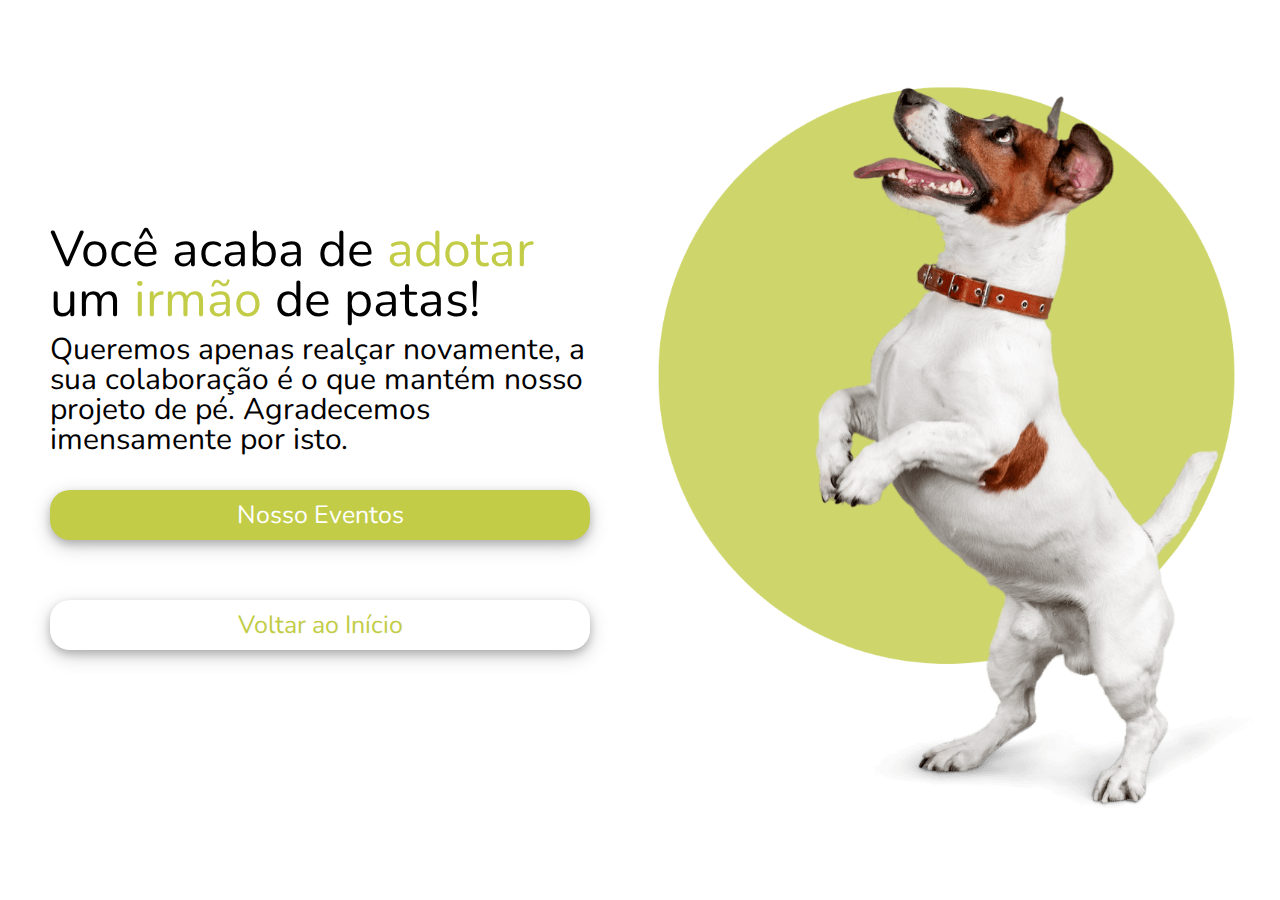
<file: pages/confirm.html>
<!DOCTYPE html>
<html lang="pt-BR">

<head>
    <meta charset="UTF-8">
    <meta http-equiv="X-UA-Compatible" content="IE=edge">
    <meta name="viewport" content="width=device-width, initial-scale=1, maximum-scale=1.0">
    <title>SOS - Confirmação</title>
    <link rel="stylesheet" href="../css/reset.css">
    <link rel="stylesheet" href="../css/barra.css">
    <link rel="stylesheet" href="../css/confirm.css">
    <link rel="icon" type="image/x-icon" href="../icons/fav-icon.svg">
</head>

<body class="area-de-rolagem">

    <section class="grid-confirm">

        <div class="grid-content">

            <div class="title">
                <h3>Você acaba de <b>adotar</b>
                    um <b>irmão</b> de patas!</h3>
            </div>

            <div class="texto">
                <p>Queremos apenas realçar novamente, a sua colaboração é o que mantém
                    nosso projeto de pé. Agradecemos imensamente por isto.</p>
            </div>

            <div>
                <button class="btn-eventos" onclick="window.location.href = '../pages/events.html'">Nosso Eventos</button>
            </div>

            <div>
                <button class="btn-voltar" onclick="window.location.href = '../index.html'">Voltar ao Início</button>
            </div>

        </div>

        <div>
            <img src="../images/confirm_dog.png" alt="">
        </div>

    </section>

</body>

</html>
</file>
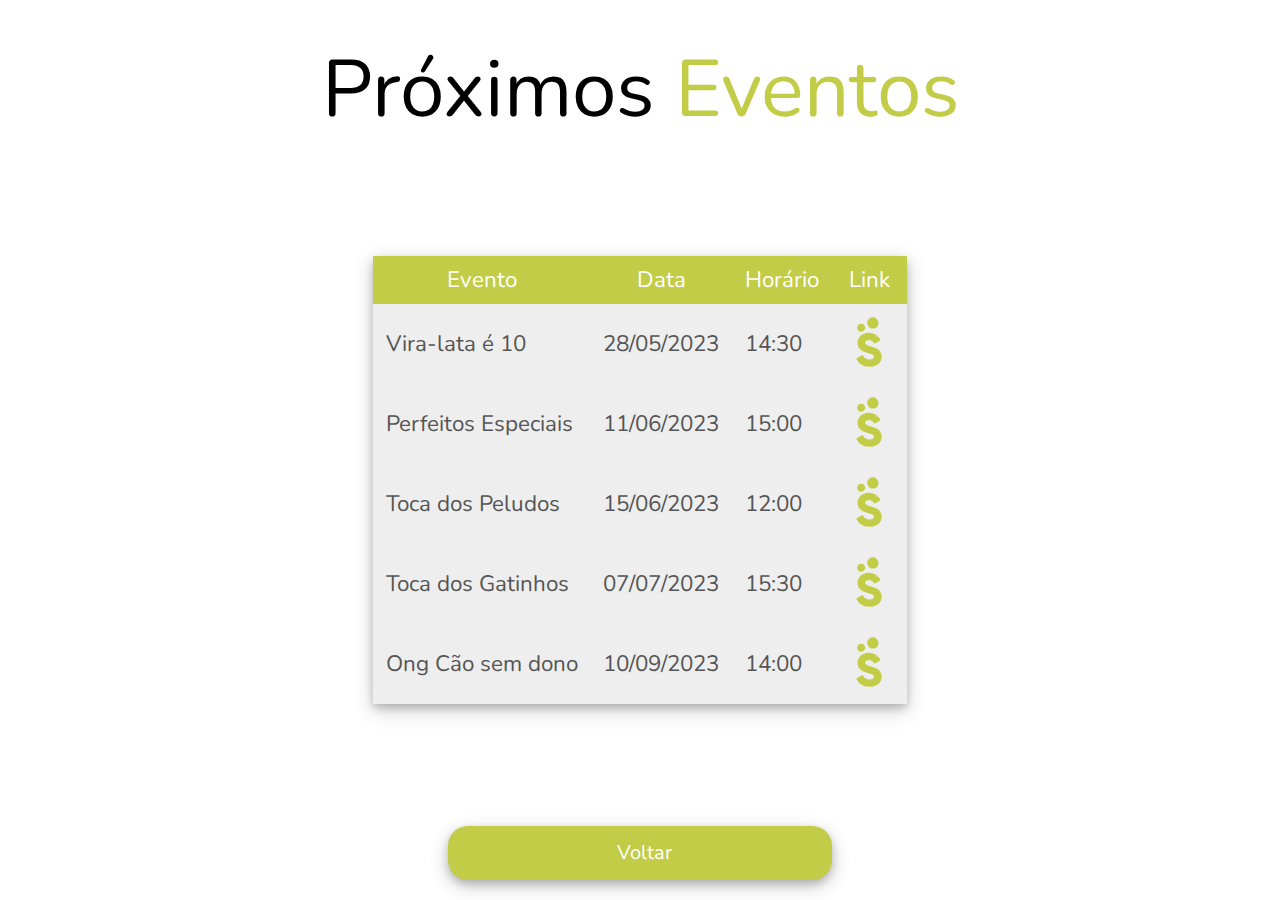
<file: pages/events.html>
<!DOCTYPE html>
<html lang="pt-BR">

<head>
    <meta charset="UTF-8">
    <meta http-equiv="X-UA-Compatible" content="IE=edge">
    <meta name="viewport" content="width=device-width, initial-scale=1, maximum-scale=1.0">
    <title>SOS - Eventos</title>
    <link rel="stylesheet" href="../css/reset.css">
    <link rel="stylesheet" href="../css/table.css">
    <link rel="stylesheet" href="../css/barra.css">
    <link rel="icon" type="image/x-icon" href="../icons/fav-icon.svg">
</head>

<body class="area-de-rolagem">

    <section class="grid-table">

        <div class="title">
            <h3>Próximos <b>Eventos</b></h3>
        </div>

        <div>

            <table>
                <thead>
                    <tr>
                        <th>Evento</th>
                        <th>Data</th>
                        <th>Horário</th>
                        <th>Link</th>
                    </tr>
                </thead>
                <tbody>
                    <tr>
                        <td>Vira-lata é 10</td>
                        <td>28/05/2023</td>
                        <td>14:30</td>
                        <td><a href="https://www.sympla.com.br/evento/pilar-cultural-sos-pet-alpha-feira-de-adocao/1904284" target="_BLANK"><img src="../icons/sympla.svg" alt="" width="50px" height="50px"></a></td>
                    </tr>
                    <tr>
                        <td>Perfeitos Especiais</td>
                        <td>11/06/2023</td>
                        <td>15:00</td>
                        <td><a href="https://www.sympla.com.br/evento/pilar-cultural-sos-pet-alpha-feira-de-adocao/1904284" target="_BLANK"><img src="../icons/sympla.svg" alt="" width="50px" height="50px"></a></td>
                    </tr>
                    <tr>
                        <td>Toca dos Peludos</td>
                        <td>15/06/2023</td>
                        <td>12:00</td>
                        <td><a href="https://www.sympla.com.br/evento/pilar-cultural-sos-pet-alpha-feira-de-adocao/1904284" target="_BLANK"><img src="../icons/sympla.svg" alt="" width="50px" height="50px"></a></td>
                    </tr>
                    <tr>
                        <td>Toca dos Gatinhos</td>
                        <td>07/07/2023</td>
                        <td>15:30</td>
                        <td><a href="https://www.sympla.com.br/evento/pilar-cultural-sos-pet-alpha-feira-de-adocao/1904284" target="_BLANK"><img src="../icons/sympla.svg" alt="" width="50px" height="50px"></a></td>
                    </tr>
                    <tr>
                        <td>Ong Cão sem dono</td>
                        <td>10/09/2023</td>
                        <td>14:00</td>
                        <td><a href="https://www.sympla.com.br/evento/pilar-cultural-sos-pet-alpha-feira-de-adocao/1904284" target="_BLANK"><img src="../icons/sympla.svg" alt="" width="50px" height="50px"></a></td>
                    </tr>
                </tbody>
            </table>

        </div>

        <div class="botao">
            <button class="btn-custom-dois" onclick="window.location.href = '../index.html'" id="btn-enviar2"
                style="margin-top: 25px;">
                Voltar
            </button>
        </div>

    </section>

</body>

</html>
</file>
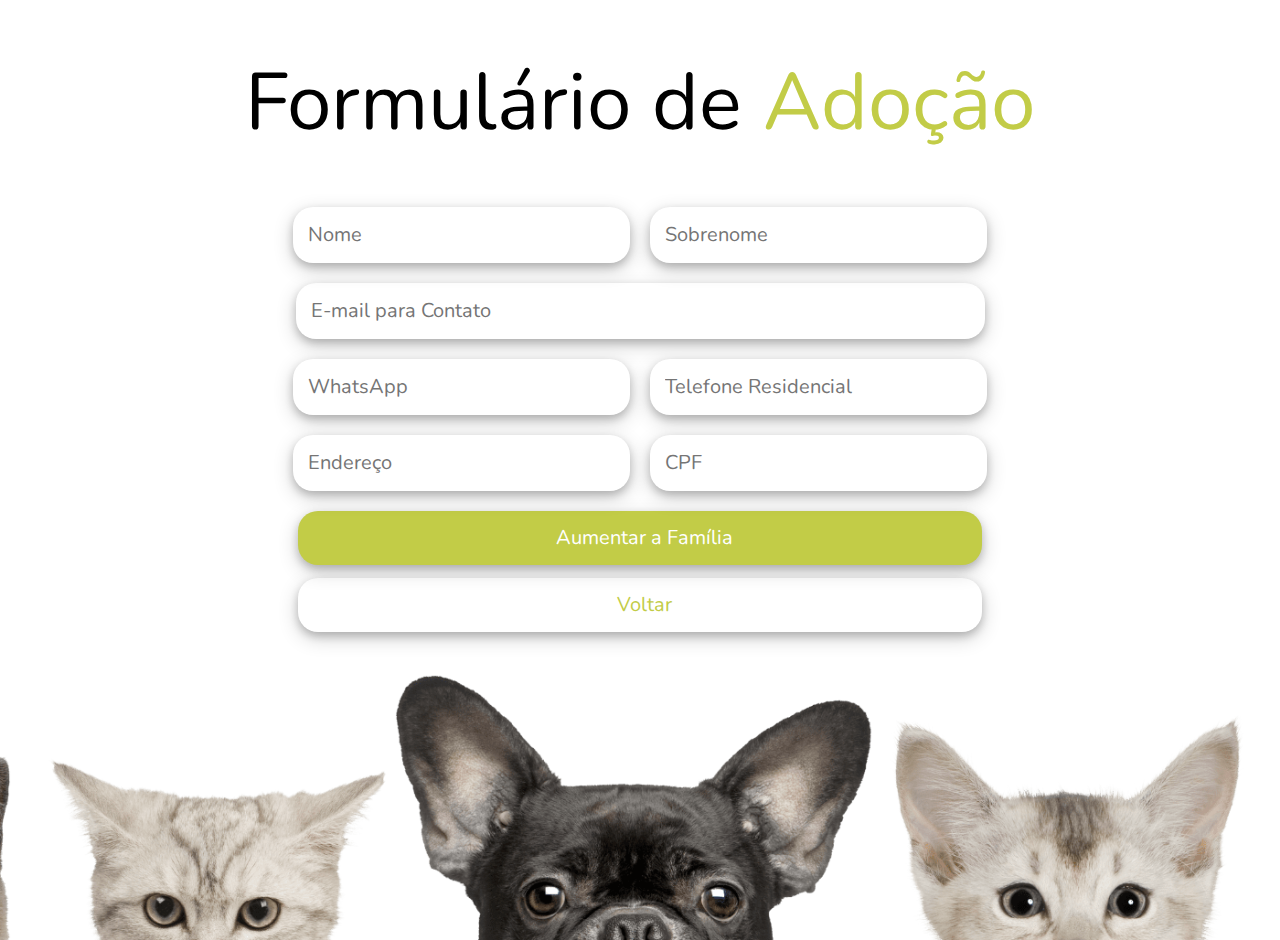
<file: pages/forms.html>
<!DOCTYPE html>
<html lang="pt-BR">

<head>
    <meta charset="UTF-8">
    <meta http-equiv="X-UA-Compatible" content="IE=edge">
    <meta name="viewport" content="width=device-width, initial-scale=1, maximum-scale=1.0">
    <title>SOS - Adoção</title>
    <link rel="stylesheet" href="../css/reset.css">
    <link rel="stylesheet" href="../css/forms.css">
    <link rel="stylesheet" href="../css/barra.css">
    <link rel="icon" type="image/x-icon" href="../icons/fav-icon.svg">
</head>

<body class="area-de-rolagem">

    <section class="grid-formulario">

        <div class="titulo">
            <h1>Formulário de <b>Adoção</b></h1>
        </div>

        <div class="grid">

            <form action="./confirm.html" class="formulario">

                <div class="form-posicao">

                    <div id="nome">
                        <input id="input-nome" type="text" placeholder="Nome" required>
                    </div>

                    <div id="sobrenome">
                        <input id="input-sobrenome" type="text" placeholder="Sobrenome" required>
                    </div>
                </div>

                <div>
                    <div id="email">
                        <input id="input-email" type="text" placeholder="E-mail para Contato" required>
                    </div>
                </div>

                <div class="form-posicao">

                    <div id="nome">
                        <input id="input-nome" type="text" placeholder="WhatsApp" required>
                    </div>

                    <div id="sobrenome">
                        <input id="input-sobrenome" type="text" placeholder="Telefone Residencial" required>
                    </div>

                </div>

                <div class="form-posicao">

                    <div id="nome">
                        <input id="input-nome" type="text" placeholder="Endereço" required>
                    </div>

                    <div id="sobrenome">
                        <input id="input-sobrenome" type="text" placeholder="CPF" required>
                    </div>

                </div>

                <div class="botao">
                    <button class="btn-custom-um" id="btn-enviar">
                        Aumentar a Família
                    </button>
                </div>

            </form>

            <div class="botao">
                <button class="btn-custom-dois" onclick="window.location.href = '../index.html'" id="btn-enviar2"
                    style="margin-top: 25px;">
                    Voltar
                </button>
            </div>

        </div>

        <div class="footer"></div>

    </section>

</body>

</html>
</file>
<file: css/barra.css>
/* Estilização da barra de rolagem */
.area-de-rolagem::-webkit-scrollbar {
    width: 8px;
    height: 8px;
    background-color: transparent;
}

/* Estilização do polegar (a parte arrastável da barra de rolagem) */
.area-de-rolagem::-webkit-scrollbar-thumb {
    background-color: #C2CC47;
    border-radius: 4px;
}

/* Estilização da barra de rolagem no Firefox */
.area-de-rolagem {
    scrollbar-width: thin;
    scrollbar-color: #C2CC47 transparent;
}

/* Estilização do polegar no Firefox */
.area-de-rolagem::-moz-scrollbar-thumb {
    background-color: #C2CC47;
    border-radius: 4px;
}
</file>
<file: css/confirm.css>
/* Importa a fonte do projeto */
@import url('https://fonts.googleapis.com/css2?family=Nunito:wght@700&display=swap');

/* Formatação global */
body {
    font-family: 'Nunito', sans-serif;
}

b {
    color: #C2CC47;
}

img {
    width: 100%;
    height: 100%;
}

.grid-confirm {
    display: grid;
    grid-template-columns: repeat(auto-fit, minmax(320px, 1fr));
    align-items: center;
    position: relative;
    text-align: center;
    min-height: 100vh;
}

.title {
    font-size: 50px;
    text-align: start;
}

.texto {
    font-size: 30px;
    text-align: start;
}

.grid-content {
    display: grid;
    grid-template-rows: 1fr 1fr 0.5fr 0.5fr;
    min-height: 50vh;
    align-items: center;
    position: relative;
    text-align: center;
    gap: 25px;
    padding: 50px;
}

.btn-voltar {
    width: 100%;
    height: 50px;
    font-family: 'Nunito', sans-serif;
    font-size: 25px;
    background-color: white;
    border: none;
    color: #C2CC47;
    border-radius: 20px;
    box-shadow: 0 4px 8px 0 rgba(0, 0, 0, 0.2), 0 6px 20px 0 rgba(0, 0, 0, 0.19);
}

.btn-voltar:hover {
    background-color: #C2CC47;
    color: white;
    transition: .4s;
}

.btn-eventos {
    width: 100%;
    height: 50px;
    font-family: 'Nunito', sans-serif;
    font-size: 25px;
    background-color: #C2CC47;
    border: none;
    color: white;
    border-radius: 20px;
    box-shadow: 0 4px 8px 0 rgba(0, 0, 0, 0.2), 0 6px 20px 0 rgba(0, 0, 0, 0.19);
}

.btn-eventos:hover {
    background-color: white;
    color: #C2CC47;
    transition: .4s;
}

@media screen and (max-width: 1300px) {

    .grid-content {
        display: grid;
        grid-template-rows: 0.5fr 0.5fr 0.5fr 0.5fr;
        min-height: 50vh;
        align-items: center;
        position: relative;
        text-align: center;
        gap: 10px;
        padding: 50px;
    }

}
</file>
<file: css/table.css>
/* Importa a fonte do projeto */
@import url('https://fonts.googleapis.com/css2?family=Nunito:wght@700&display=swap');

/* Formatação global */
body {
    font-family: 'Nunito', sans-serif;
}

b {
    color: #C2CC47;
}

.grid-table {
    display: grid;
    grid-template-rows: 0.3fr 1fr 0.2fr;
    align-items: center;
    position: relative;
    text-align: center;
    min-height: 100vh;
    text-align: -webkit-center;
}

.title {
    font-size: 80px;
    text-align: center;
}

table {
    box-shadow: 0 4px 8px 0 rgba(0, 0, 0, 0.2), 0 6px 20px 0 rgba(0, 0, 0, 0.19);
}

th {
    background-color: #C2CC47;
    color: #fff;
}

th,
td {
    padding: .8rem;
    font-size: 1.4rem;
    vertical-align: middle;
}

tbody {
    background-color: #eee;
    color: #555;
}

img:hover {
    transform: scale(1.2);
    transition: transform .4s;
}

.botao {
    text-align: center;
}

.btn-custom-dois {
    font-family: 'Nunito', sans-serif;
    color: white;
    border-radius: 20px;
    border: none;
    box-shadow: 0 4px 8px 0 rgba(0, 0, 0, 0.2), 0 6px 20px 0 rgba(0, 0, 0, 0.19);
    padding-left: 15px;
    font-size: 20px;
    background-color: #C2CC47;
}

#btn-enviar2 {
    width: 30vw;
    height: 6vh;
}

#btn-enviar2:hover {
    background-color: white;
    transition: .4s;
    color: #C2CC47;
}

@media screen and (max-width: 600px) {

    .grid-table {
        display: grid;
        grid-template-rows: 0.2fr 1fr 0.1fr;
        align-items: center;
        position: relative;
        text-align: center;
        min-height: 100vh;
        text-align: -webkit-center;
    }

    thead {
        display: none;
    }

    td {
        display: block;
    }

    td:first-child {
        background-color: #C2CC47;
        color: #fff;
        text-align: center;
    }

    td:nth-child(2)::before {
        content: "Data";
    }

    td:nth-child(3)::before {
        content: "Horário";
    }

    td:nth-child(4)::before {
        content: "Link";

    }

    td {
        text-align: right;
    }

    td::before {
        float: left;
        margin-right: 3rem;
        font-weight: bold;
    }
}
</file>
<file: css/forms.css>
/* Importa a fonte do projeto */
@import url('https://fonts.googleapis.com/css2?family=Nunito:wght@700&display=swap');

/* Formatação global */
body {
    font-family: 'Nunito', sans-serif;
}

b {
    color: #C2CC47;
}

.grid-formulario {
    display: grid;
    grid-template-rows: 0.5fr 1fr;
    align-items: center;
    min-height: 100vh;
    position: relative;
}

input:focus {
    outline: none;
}

.titulo {
    text-align: center;
    font-size: 80px;
}

.formulario {
    display: grid;
    grid-template-rows: repeat(5, 0.5fr);
    align-items: center;
    position: relative;
    gap: 20px;
}

.form-posicao {
    display: grid;
    grid-template-columns: repeat(auto-fit, minmax(320px, 1fr));
    align-items: center;
    position: relative;
    text-align: center;
    gap: 20px;
}

#nome {
    text-align: end;
}

#sobrenome {
    text-align: start;
}

#email {
    text-align: center;
}

#input-nome {
    width: 25vw;
    height: 6vh;
}

#input-sobrenome {
    width: 25vw;
    height: 6vh;
}

#input-email {
    width: 52.5vw;
    height: 6vh;
}

.botao {
    text-align: center;
}

#btn-enviar,
#btn-enviar2 {
    width: 53.5vw;
    height: 6vh;
}

#btn-enviar:hover {
    background-color: white;
    transition: .4s;
    color: #C2CC47;
}

#btn-enviar2:hover {
    background-color: #C2CC47;
    transition: .4s;
    color: white;
}

.footer {
    background-image: url(../images/form_footer_bg.png);
    background-size: cover;
    background-position: center;
    min-height: 320px;
    position: relative;
    align-self: end;
}

.grid {
    display: grid;
    grid-template-rows: 1fr 55px;
    align-items: center;
    text-align: center;
}

@media screen and (max-width: 671.20px) {

    .titulo {
        text-align: center;
        font-size: 50px;
    }

    #nome {
        text-align: center;
    }

    #sobrenome {
        text-align: center;
    }

    #input-nome {
        width: 51.5vw;
        height: 6vh;
    }

    #input-sobrenome {
        width: 51.5vw;
        height: 6vh;
    }

}

input {
    font-family: 'Nunito', sans-serif;
    color: #C2CC47;
    border-radius: 20px;
    border: none;
    box-shadow: 0 4px 8px 0 rgba(0, 0, 0, 0.2), 0 6px 20px 0 rgba(0, 0, 0, 0.19);
    padding-left: 15px;
    font-size: 20px;
}

.btn-custom-um {
    font-family: 'Nunito', sans-serif;
    color: white;
    border-radius: 20px;
    border: none;
    box-shadow: 0 4px 8px 0 rgba(0, 0, 0, 0.2), 0 6px 20px 0 rgba(0, 0, 0, 0.19);
    padding-left: 15px;
    font-size: 20px;
    background-color: #C2CC47;
}

.btn-custom-dois {
    font-family: 'Nunito', sans-serif;
    color: #C2CC47;
    border-radius: 20px;
    border: none;
    box-shadow: 0 4px 8px 0 rgba(0, 0, 0, 0.2), 0 6px 20px 0 rgba(0, 0, 0, 0.19);
    padding-left: 15px;
    font-size: 20px;
    background-color: white;
}
</file>
